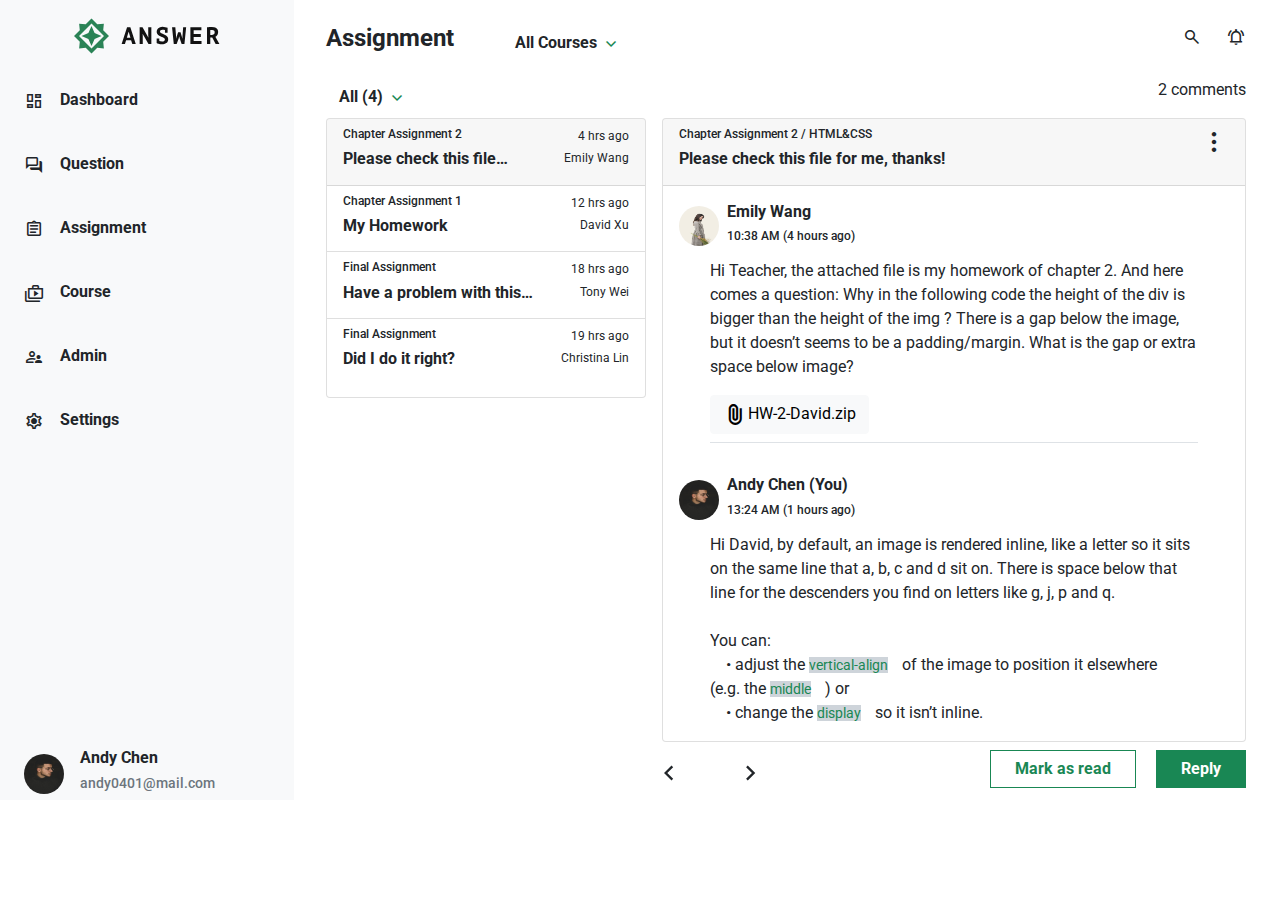
<file: index.html>
<!DOCTYPE html>
<html lang="en">

  <head>
    <meta charset="UTF-8">
    <meta name="viewport" content="width=device-width, initial-scale=1.0">
    <meta http-equiv="X-UA-Compatible" content="ie=edge">
    <title>w-5-bs5</title>
    <link rel="stylesheet" href="https://fonts.googleapis.com/css2?family=Material+Symbols+Outlined:opsz,wght,FILL,GRAD@48,400,1,0" />
    <link rel="stylesheet" href="https://cdnjs.cloudflare.com/ajax/libs/font-awesome/5.13.0/css/all.min.css" />
    <link rel="stylesheet" href="./assets/style/all.css">
  </head>

  <body>
  <div class="d-flex">
    <div style="width:294px;">
    <div class="bg-light answer">
      <ul class="nav flex-column mt-3">
        <img src="assets/images/logo-ANSWER.svg" alt="">
        <li class="nav-item mt-4">
          <a class="nav-link text-dark ps-4 list" href="#">  
            <span class="material-symbols-outlined pe-3 align-middle">
            Dashboard
            </span>Dashboard</a>
        </li>
        <li class="nav-item mt-4">
          <a class="nav-link text-dark ps-4 list" href="#">  
            <span class="material-symbols-outlined pe-3 align-middle">
              question_answer
              </span>Question</a>
        </li>
        <li class="nav-item mt-4">
          <a class="nav-link text-dark ps-4 list" href="#">  
            <span class="material-symbols-outlined pe-3 align-middle">
              Assignment
            </span>Assignment</a>
        </li>
        <li class="nav-item mt-4">
          <a class="nav-link text-dark ps-4 list" href="#">  
            <span class="material-symbols-outlined pe-3 align-middle">
              shop_two
            </span>Course</a>
        </li>
        <li class="nav-item mt-4">
          <a class="nav-link text-dark ps-4 list" href="#">  
            <span class="material-symbols-outlined pe-3 align-middle">
              supervisor_account
            </span>Admin</a>
        </li>
        <li class="nav-item mt-4">
          <a class="nav-link text-dark ps-4 list" href="#">  
            <span class="material-symbols-outlined pe-3 align-middle">
              Settings
            </span>Settings</a>
        </li>
      </ul>

      <div class="d-flex align-items-center ps-4">
        <img class="me-3 rounded-circle" src="assets/images/andychen.jpeg" alt="" width="40px" height="40px">
        <div>
        <h2>Andy Chen</h2>
        <h3>andy0401@mail.com</h3>
        </div>
      </div>
    </div>
    </div>
    <div style="width: 984px;">
  <div  class="mx-auto" style="width: 920px;">

  <div class="banner d-flex mb-3 mt-4 justify-content-between">
   <div class="d-flex">
    <h1>Assignment</h1>
    <div class="dropdown ps-5">
      <button class="btn fw-bold" type="button" id="dropdownMenu2" data-bs-toggle="dropdown" aria-expanded="false">
        All Courses 
        <span class="expand_more material-symbols-outlined pe-3 align-middle">
          expand_more
          </span>
      </button>
      <ul class="dropdown-menu" aria-labelledby="dropdownMenu2">
        <li><button class="dropdown-item" type="button">Action</button></li>
        <li><button class="dropdown-item" type="button">Another action</button></li>
        <li><button class="dropdown-item" type="button">Something else here</button></li>
      </ul>
    </div>
   </div>
   <div class="d-flex">
    <a class="text-dark me-4" href="#">  
      <span class="material-symbols-outlined align-middle">
      search
      </span></a>
    <a class="text-dark" href="#">  
      <span class="material-symbols-outlined align-middle">
        notifications_active
      </span></a>
   </div>
  </div>



  <div class="dropdown d-flex justify-content-between">
    <div>
    <button class="btn fw-bold" type="button" id="dropdownMenu2" data-bs-toggle="dropdown" aria-expanded="false">
      All (4)
      <span class="expand_more material-symbols-outlined pe-3 align-middle">
        expand_more
        </span>
    </button>
    <ul class="dropdown-menu" aria-labelledby="dropdownMenu2">
      <li><button class="dropdown-item" type="button">Please check this file…</button></li>
      <li><button class="dropdown-item" type="button">My Homework</button></li>
      <li><button class="dropdown-item" type="button">Have a problem with this…</button></li>
      <li><button class="dropdown-item" type="button">Did I do it right?</button></li>
    </ul>
    </div>
    <p>2 comments</p>
  </div>
  <div class="d-flex"> 


    <div class="card" style="width: 20rem; height:280px;"> 
      <div class="card-header">
        <div class="d-flex justify-content-between"><h3>Chapter Assignment 2</h3><span class="text-end">4 hrs ago</span></div>
        <div class="d-flex justify-content-between"><h2>Please check this file…</h2><span>Emily Wang</span></div>
      </div>
      <ul class="list-group list-group-flush">
        <li class="list-group-item"><div class="d-flex justify-content-between"><h3>Chapter Assignment 1</h3><span class="text-end">12 hrs ago</span></div>
          <div class="d-flex justify-content-between"><h2>My Homework</h2><span>David Xu</span></div></li>
        <li class="list-group-item"><div class="d-flex justify-content-between"><h3>Final Assignment</h3><span class="text-end">18 hrs ago</span></div>
          <div class="d-flex justify-content-between"><h2>Have a problem with this…</h2><span>Tony Wei</span></div></li>
        <li class="list-group-item"><div class="d-flex justify-content-between"><h3>Final Assignment</h3><span class="text-end">19 hrs ago</span></div>
          <div class="d-flex justify-content-between"><h2>Did I do it right?</h2><span>Christina Lin</span></div></li>
      </ul>
    </div>

    
    <div>
      <div class="card ms-3" style="width: 36.5rem;">
        <div class="card-header d-flex justify-content-between">
          <div>
            <h3>Chapter Assignment 2 / HTML&CSS</h3>
            <h2>Please check this file for me, thanks!</h2>
          </div>
          <div>
            <span class="material-symbols-outlined align-middle" style="font-size:30px;">
            more_vert
            </span>
          </div>
        </div>
        <div class="card-body">
            <div class="card-title d-flex align-items-center">
              <img class="me-2 rounded-circle" src="assets/images/emilywang.jpeg" alt="" width="40px" height="40px">
              <div>
              <h2>Emily Wang</h2>
              <h3>10:38 AM (4 hours ago)</h3>
              </div>
            </div>
          <div class="mx-auto border-bottom pb-2" style="width: 488px;">
          <p class="card-text">Hi Teacher, the attached file is my homework of chapter 2. And here comes a question: Why in the following code the height of the div is bigger than the height of the img ? There is a gap below the image, but it doesn’t seems to be a padding/margin. What is the gap or extra space below image?</p>
          <a href="#" class="btn btn-light"><span class="material-symbols-outlined align-middle" style="font-size:25px;">
            attach_file
            </span>HW-2-David.zip</a>
          </div>
        </div>
        <div class="card-body">
          <div class="card-title d-flex align-items-center">
            <img class="me-2 rounded-circle" src="assets/images/andychen.jpeg" alt="" width="40px" height="40px">
            <div>
            <h2>Andy Chen (You)</h2>
            <h3>13:24 AM (1 hours ago)</h3>
            </div>
          </div>
          <div class="mx-auto" style="width: 488px;">
          <p class="card-text">Hi David, by default, an image is rendered inline, like a letter so it sits on the same line that a, b, c and d sit on. There is space below that line for the descenders you find on letters like g, j, p and q.<br/><br/>You can: <br/>　• adjust the <span>vertical-align</span> of the image to position it elsewhere <br/>(e.g. the <span>middle</span> ) or <br/>　• change the <span>display</span> so it isn’t inline.</p>
        </div>
        </div>
      </div>

      <div class="d-flex justify-content-between">
          <div id="carouselExampleSlidesOnly" class="carousel slide ms-2 mt-3" data-bs-ride="carousel">
            <div class="carousel-inner">
              <div class="carousel-item active">
                <a href="#"><span class="material-symbols-outlined me-5 text-dark"  style="font-size: 30px;">
                  chevron_left
                </span></a>
                <a href="#"><span class="material-symbols-outlined text-dark"  style="font-size: 30px;">
                  chevron_right
                </span></a>
              </div>
            </div>
          </div>

        <div>
          <a href="#" class="btn btn-outline-success fw-bold pe-4 ps-4 me-3 mt-2 rounded-0">Mark as read</a>
          <a href="#" class="btn btn-success fw-bold pe-4 ps-4 mt-2 rounded-0">Reply</a>
        </div>
      </div>
    </div>
  </div>

  </div>

</div>

  </div>

    <script src="./assets/js/vendors.js"></script>
    <script src="./assets/js/all.js"></script>
  </body>

</html>
</file>
